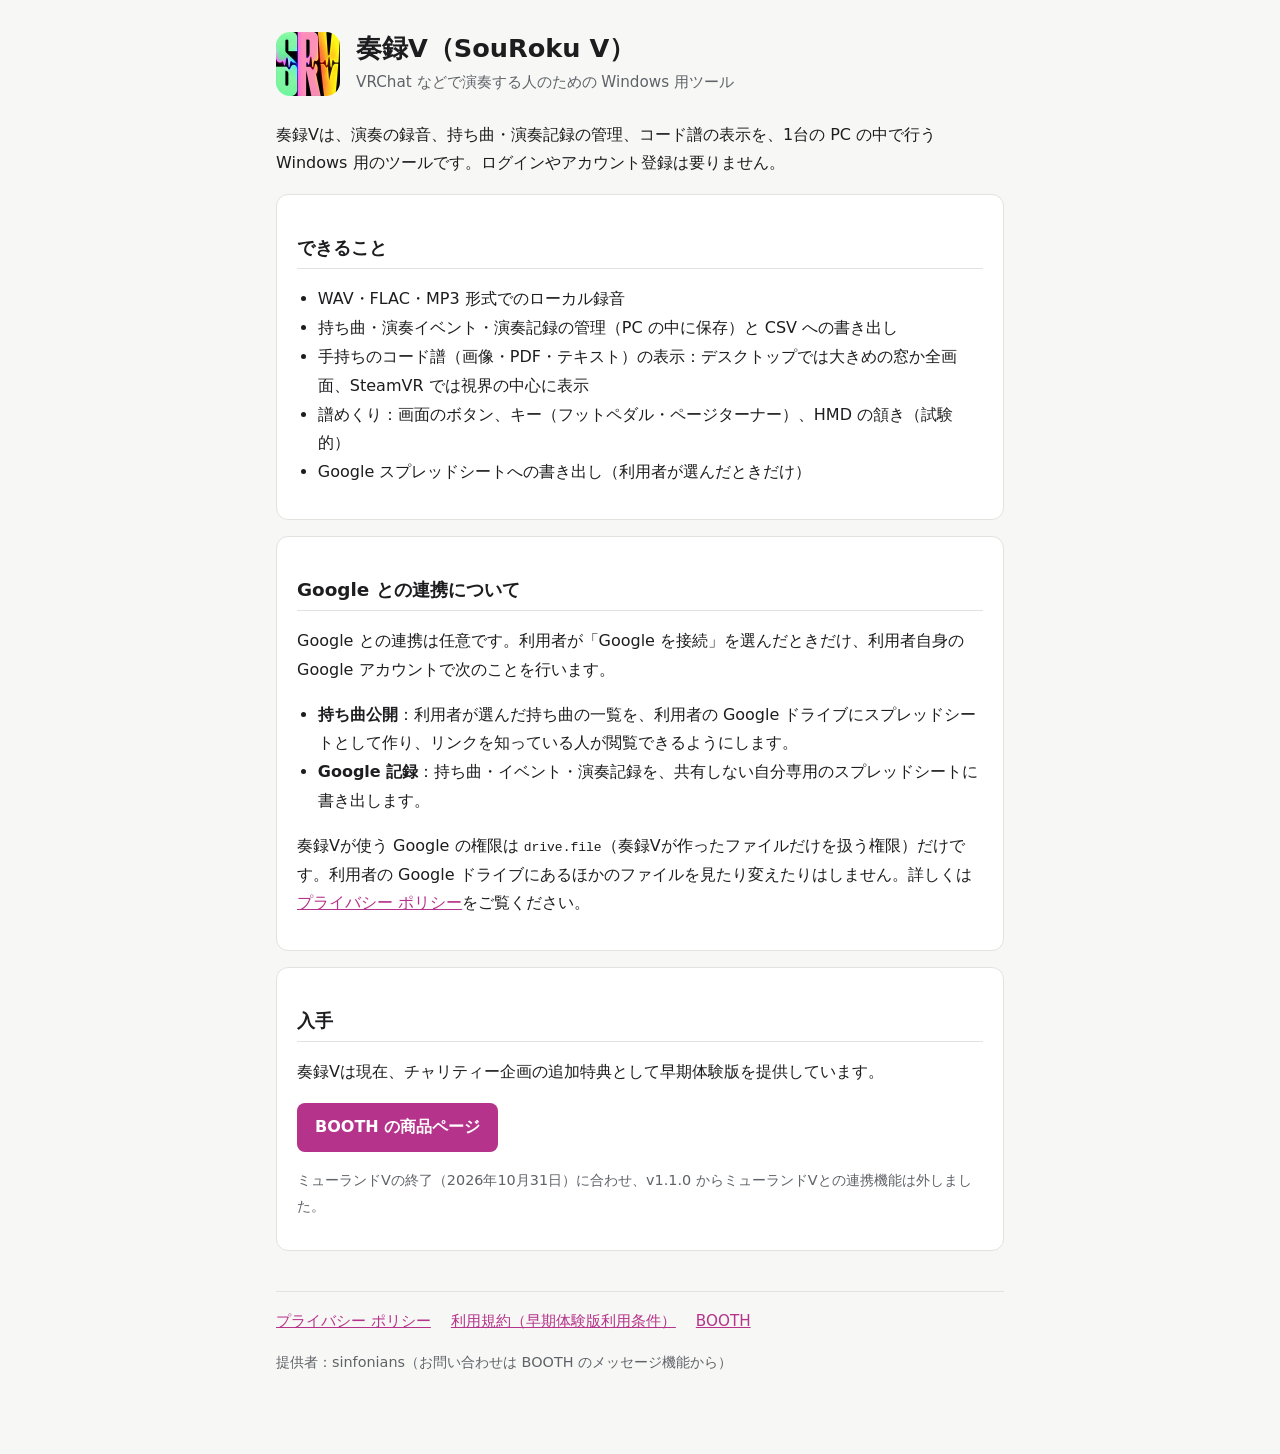
<file: index.html>
<!doctype html>
<html lang="ja">
<head>
<meta charset="utf-8">
<meta name="viewport" content="width=device-width, initial-scale=1">
<title>奏録V（SouRoku V）</title>
<meta name="description" content="奏録Vは、VRChatなどで演奏する人のためのWindows用ツールです。録音、持ち曲・演奏記録の管理、コード譜の表示を、1台のPCの中で行います。">
<link rel="stylesheet" href="style.css">
</head>
<body>
<main>
<header>
  <img src="logo.png" alt="奏録Vのアイコン">
  <div>
    <h1>奏録V（SouRoku V）</h1>
    <p class="sub">VRChat などで演奏する人のための Windows 用ツール</p>
  </div>
</header>

<p>奏録Vは、演奏の録音、持ち曲・演奏記録の管理、コード譜の表示を、1台の PC の中で行う Windows 用のツールです。ログインやアカウント登録は要りません。</p>

<section>
<h2>できること</h2>
<ul>
  <li>WAV・FLAC・MP3 形式でのローカル録音</li>
  <li>持ち曲・演奏イベント・演奏記録の管理（PC の中に保存）と CSV への書き出し</li>
  <li>手持ちのコード譜（画像・PDF・テキスト）の表示：デスクトップでは大きめの窓か全画面、SteamVR では視界の中心に表示</li>
  <li>譜めくり：画面のボタン、キー（フットペダル・ページターナー）、HMD の頷き（試験的）</li>
  <li>Google スプレッドシートへの書き出し（利用者が選んだときだけ）</li>
</ul>
</section>

<section>
<h2>Google との連携について</h2>
<p>Google との連携は任意です。利用者が「Google を接続」を選んだときだけ、利用者自身の Google アカウントで次のことを行います。</p>
<ul>
  <li><strong>持ち曲公開</strong>：利用者が選んだ持ち曲の一覧を、利用者の Google ドライブにスプレッドシートとして作り、リンクを知っている人が閲覧できるようにします。</li>
  <li><strong>Google 記録</strong>：持ち曲・イベント・演奏記録を、共有しない自分専用のスプレッドシートに書き出します。</li>
</ul>
<p>奏録Vが使う Google の権限は <code>drive.file</code>（奏録Vが作ったファイルだけを扱う権限）だけです。利用者の Google ドライブにあるほかのファイルを見たり変えたりはしません。詳しくは<a href="privacy.html">プライバシー ポリシー</a>をご覧ください。</p>
</section>

<section>
<h2>入手</h2>
<p>奏録Vは現在、チャリティー企画の追加特典として早期体験版を提供しています。</p>
<p><a class="button" href="https://sinfonians.booth.pm/items/8888936">BOOTH の商品ページ</a></p>
<p class="note">ミューランドVの終了（2026年10月31日）に合わせ、v1.1.0 からミューランドVとの連携機能は外しました。</p>
</section>

<nav>
  <a href="privacy.html">プライバシー ポリシー</a>
  <a href="terms.html">利用規約（早期体験版利用条件）</a>
  <a href="https://sinfonians.booth.pm/items/8888936">BOOTH</a>
</nav>
<p class="note">提供者：sinfonians（お問い合わせは BOOTH のメッセージ機能から）</p>
</main>
</body>
</html>
</file>
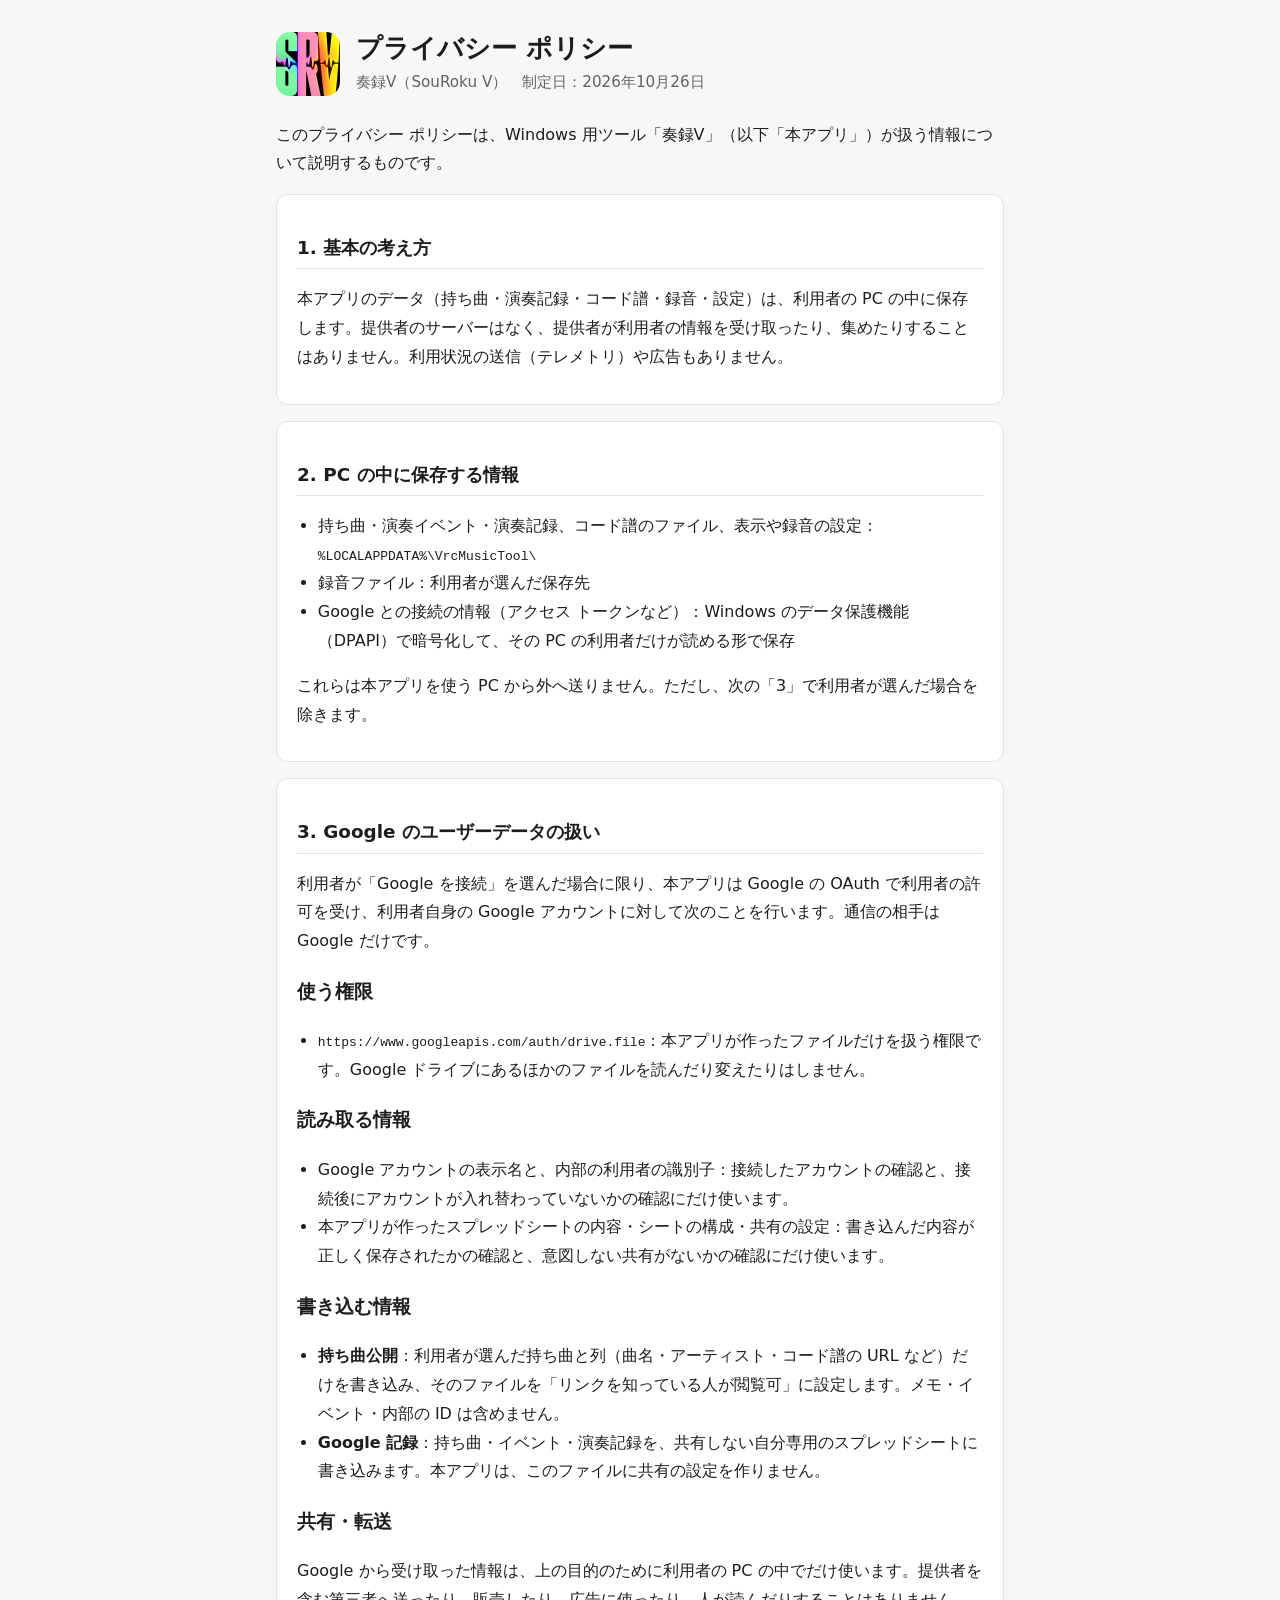
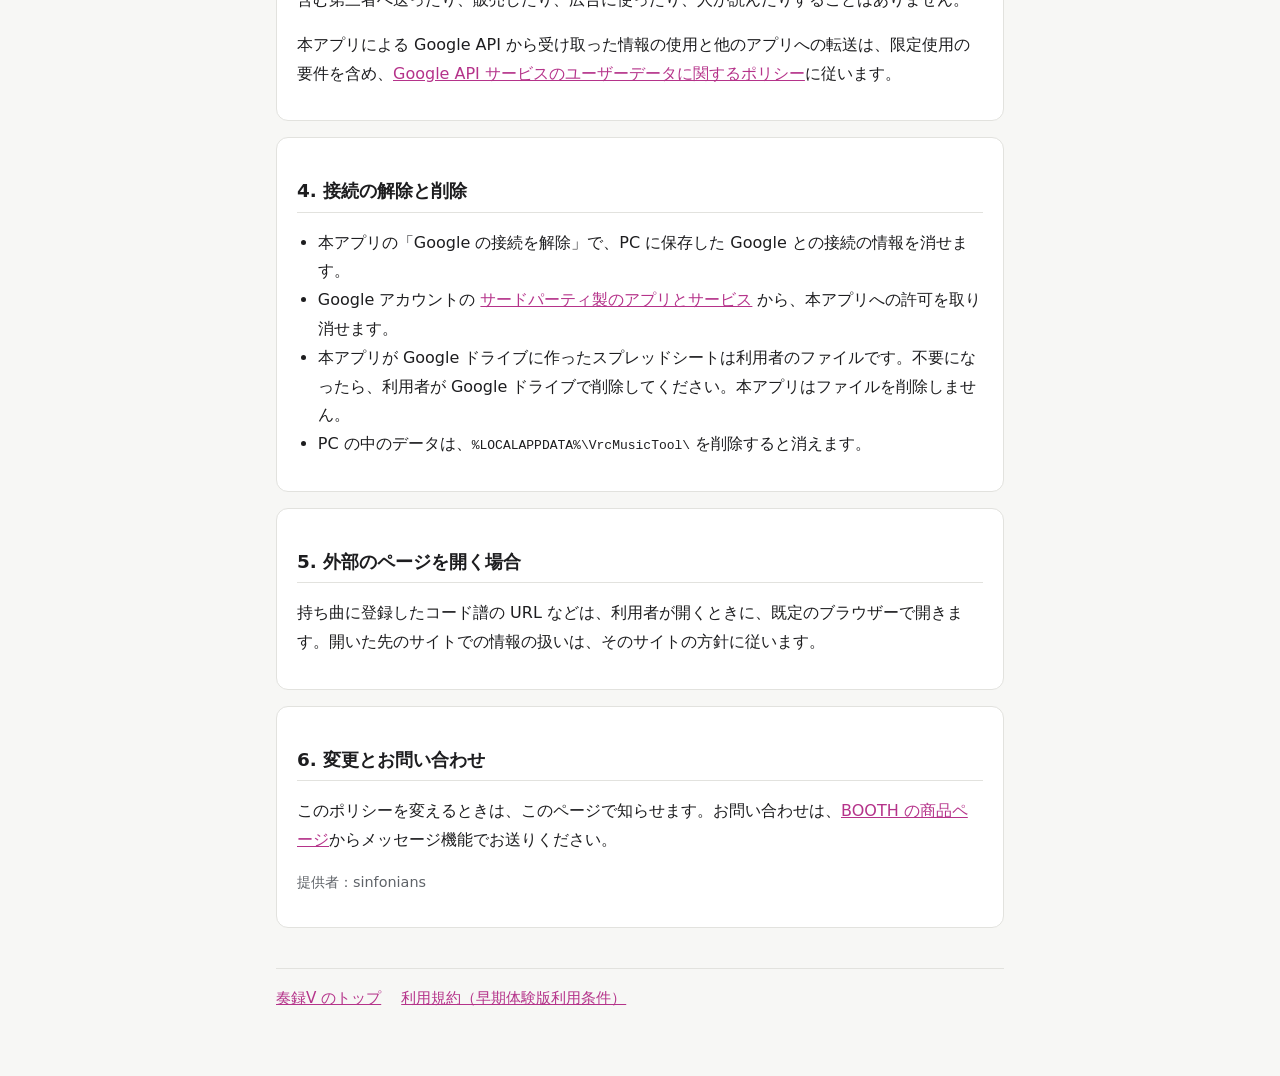
<file: privacy.html>
<!doctype html>
<html lang="ja">
<head>
<meta charset="utf-8">
<meta name="viewport" content="width=device-width, initial-scale=1">
<title>奏録V プライバシー ポリシー</title>
<link rel="stylesheet" href="style.css">
</head>
<body>
<main>
<header>
  <img src="logo.png" alt="奏録Vのアイコン">
  <div>
    <h1>プライバシー ポリシー</h1>
    <p class="sub">奏録V（SouRoku V）　制定日：2026年10月26日</p>
  </div>
</header>

<p>このプライバシー ポリシーは、Windows 用ツール「奏録V」（以下「本アプリ」）が扱う情報について説明するものです。</p>

<section>
<h2>1. 基本の考え方</h2>
<p>本アプリのデータ（持ち曲・演奏記録・コード譜・録音・設定）は、利用者の PC の中に保存します。提供者のサーバーはなく、提供者が利用者の情報を受け取ったり、集めたりすることはありません。利用状況の送信（テレメトリ）や広告もありません。</p>
</section>

<section>
<h2>2. PC の中に保存する情報</h2>
<ul>
  <li>持ち曲・演奏イベント・演奏記録、コード譜のファイル、表示や録音の設定：<code>%LOCALAPPDATA%\VrcMusicTool\</code></li>
  <li>録音ファイル：利用者が選んだ保存先</li>
  <li>Google との接続の情報（アクセス トークンなど）：Windows のデータ保護機能（DPAPI）で暗号化して、その PC の利用者だけが読める形で保存</li>
</ul>
<p>これらは本アプリを使う PC から外へ送りません。ただし、次の「3」で利用者が選んだ場合を除きます。</p>
</section>

<section>
<h2>3. Google のユーザーデータの扱い</h2>
<p>利用者が「Google を接続」を選んだ場合に限り、本アプリは Google の OAuth で利用者の許可を受け、利用者自身の Google アカウントに対して次のことを行います。通信の相手は Google だけです。</p>
<h3>使う権限</h3>
<ul>
  <li><code>https://www.googleapis.com/auth/drive.file</code>：本アプリが作ったファイルだけを扱う権限です。Google ドライブにあるほかのファイルを読んだり変えたりはしません。</li>
</ul>
<h3>読み取る情報</h3>
<ul>
  <li>Google アカウントの表示名と、内部の利用者の識別子：接続したアカウントの確認と、接続後にアカウントが入れ替わっていないかの確認にだけ使います。</li>
  <li>本アプリが作ったスプレッドシートの内容・シートの構成・共有の設定：書き込んだ内容が正しく保存されたかの確認と、意図しない共有がないかの確認にだけ使います。</li>
</ul>
<h3>書き込む情報</h3>
<ul>
  <li><strong>持ち曲公開</strong>：利用者が選んだ持ち曲と列（曲名・アーティスト・コード譜の URL など）だけを書き込み、そのファイルを「リンクを知っている人が閲覧可」に設定します。メモ・イベント・内部の ID は含めません。</li>
  <li><strong>Google 記録</strong>：持ち曲・イベント・演奏記録を、共有しない自分専用のスプレッドシートに書き込みます。本アプリは、このファイルに共有の設定を作りません。</li>
</ul>
<h3>共有・転送</h3>
<p>Google から受け取った情報は、上の目的のために利用者の PC の中でだけ使います。提供者を含む第三者へ送ったり、販売したり、広告に使ったり、人が読んだりすることはありません。</p>
<p>本アプリによる Google API から受け取った情報の使用と他のアプリへの転送は、限定使用の要件を含め、<a href="https://developers.google.com/terms/api-services-user-data-policy">Google API サービスのユーザーデータに関するポリシー</a>に従います。</p>
</section>

<section>
<h2>4. 接続の解除と削除</h2>
<ul>
  <li>本アプリの「Google の接続を解除」で、PC に保存した Google との接続の情報を消せます。</li>
  <li>Google アカウントの <a href="https://myaccount.google.com/permissions">サードパーティ製のアプリとサービス</a> から、本アプリへの許可を取り消せます。</li>
  <li>本アプリが Google ドライブに作ったスプレッドシートは利用者のファイルです。不要になったら、利用者が Google ドライブで削除してください。本アプリはファイルを削除しません。</li>
  <li>PC の中のデータは、<code>%LOCALAPPDATA%\VrcMusicTool\</code> を削除すると消えます。</li>
</ul>
</section>

<section>
<h2>5. 外部のページを開く場合</h2>
<p>持ち曲に登録したコード譜の URL などは、利用者が開くときに、既定のブラウザーで開きます。開いた先のサイトでの情報の扱いは、そのサイトの方針に従います。</p>
</section>

<section>
<h2>6. 変更とお問い合わせ</h2>
<p>このポリシーを変えるときは、このページで知らせます。お問い合わせは、<a href="https://sinfonians.booth.pm/items/8888936">BOOTH の商品ページ</a>からメッセージ機能でお送りください。</p>
<p class="note">提供者：sinfonians</p>
</section>

<nav>
  <a href="index.html">奏録V のトップ</a>
  <a href="terms.html">利用規約（早期体験版利用条件）</a>
</nav>
</main>
</body>
</html>
</file>
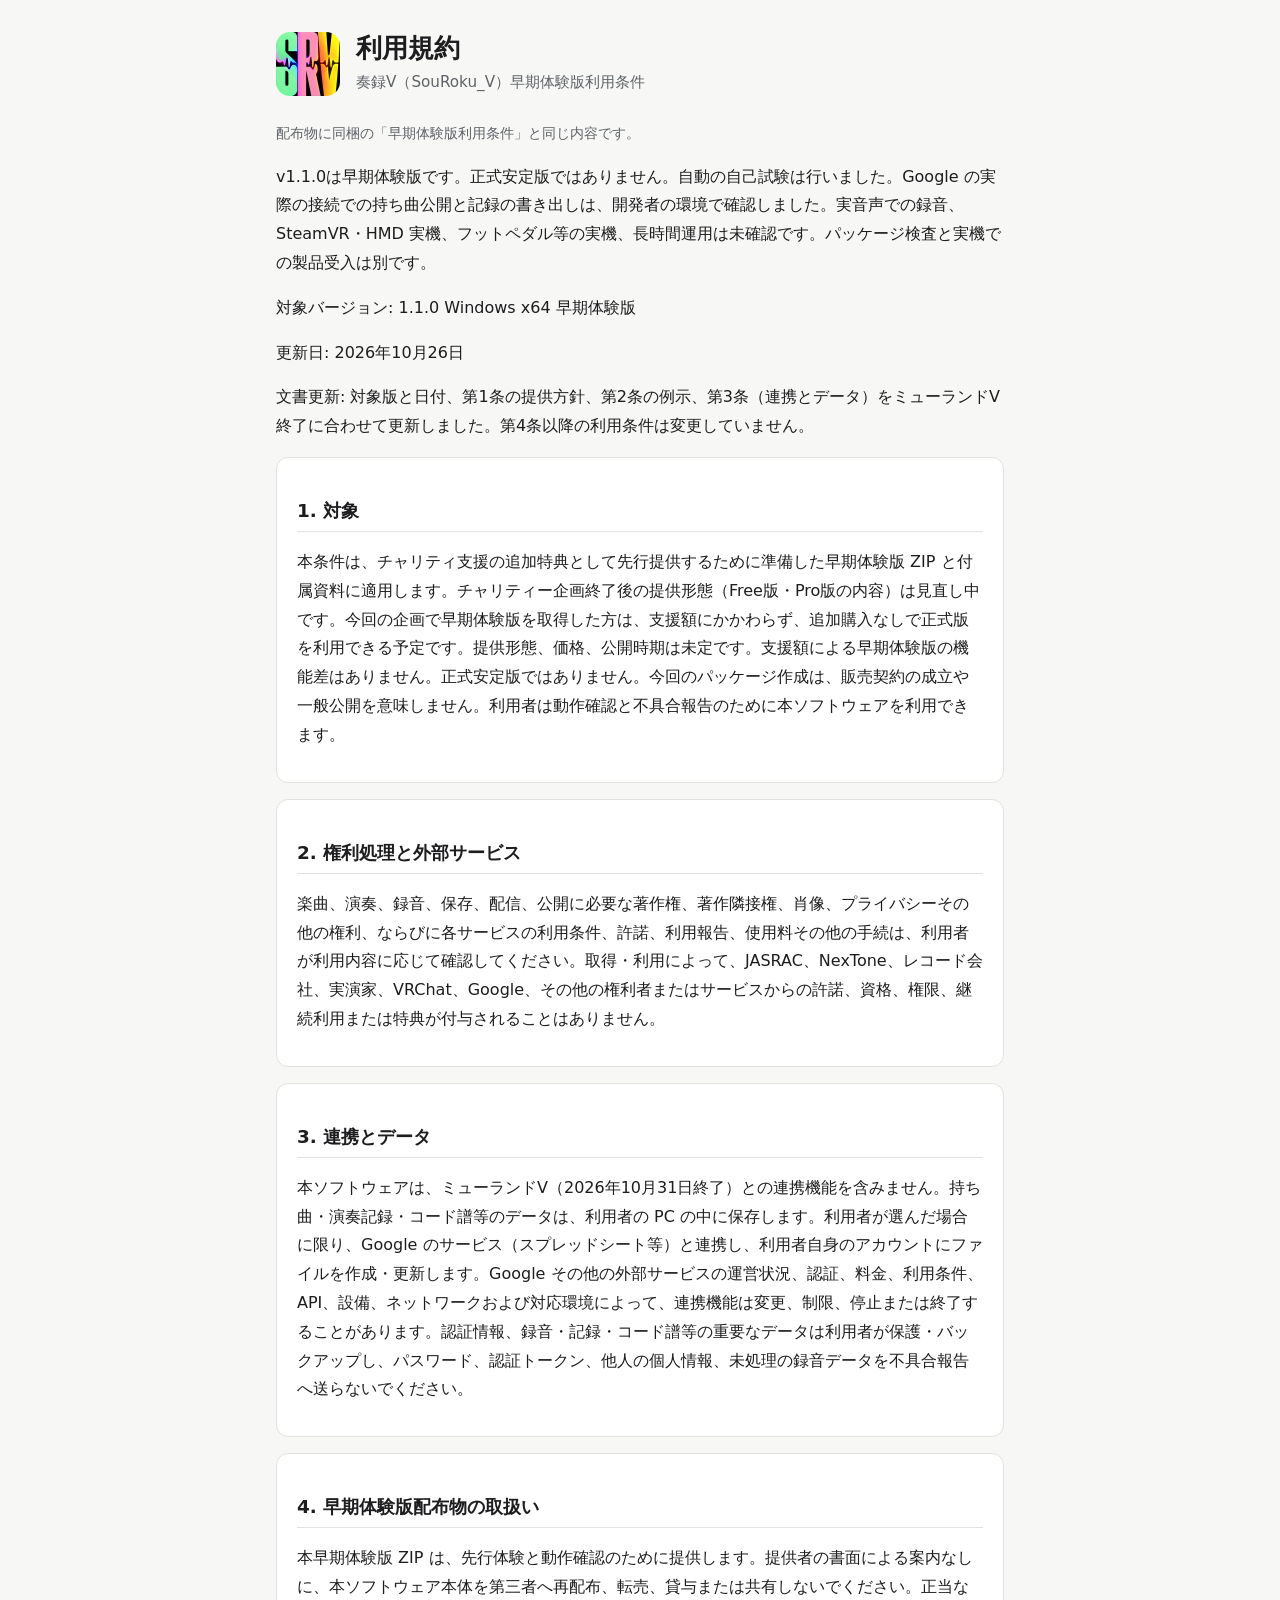
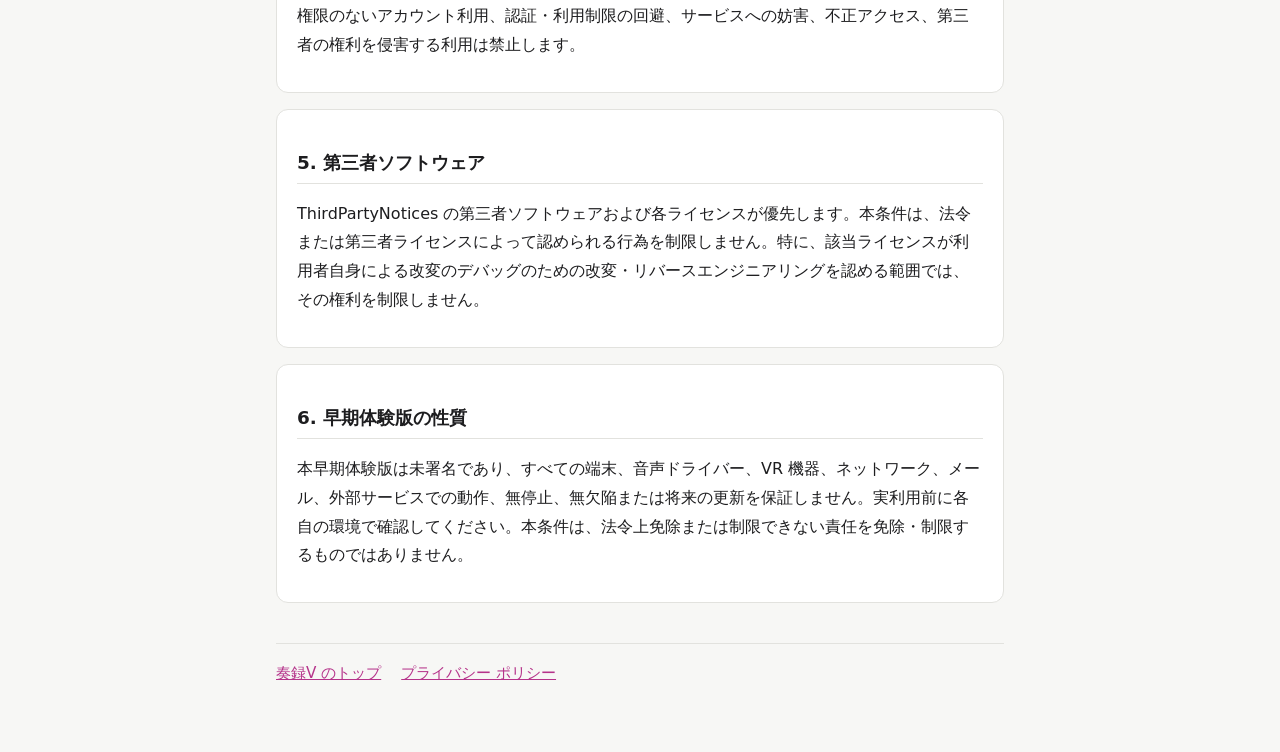
<file: terms.html>
<!doctype html>
<html lang="ja">
<head>
<meta charset="utf-8">
<meta name="viewport" content="width=device-width, initial-scale=1">
<title>奏録V 利用規約</title>
<link rel="stylesheet" href="style.css">
</head>
<body>
<main>
<header>
  <img src="logo.png" alt="奏録Vのアイコン">
  <div>
    <h1>利用規約</h1>
    <p class="sub">奏録V（SouRoku_V）早期体験版利用条件</p>
  </div>
</header>
<p class="note">配布物に同梱の「早期体験版利用条件」と同じ内容です。</p>
<p>v1.1.0は早期体験版です。正式安定版ではありません。自動の自己試験は行いました。Google の実際の接続での持ち曲公開と記録の書き出しは、開発者の環境で確認しました。実音声での録音、SteamVR・HMD 実機、フットペダル等の実機、長時間運用は未確認です。パッケージ検査と実機での製品受入は別です。</p><p>対象バージョン: 1.1.0 Windows x64 早期体験版</p><p>更新日: 2026年10月26日</p><p>文書更新: 対象版と日付、第1条の提供方針、第2条の例示、第3条（連携とデータ）をミューランドV終了に合わせて更新しました。第4条以降の利用条件は変更していません。</p>
<section>
<h2>1. 対象</h2>
<p>本条件は、チャリティ支援の追加特典として先行提供するために準備した早期体験版 ZIP と付属資料に適用します。チャリティー企画終了後の提供形態（Free版・Pro版の内容）は見直し中です。今回の企画で早期体験版を取得した方は、支援額にかかわらず、追加購入なしで正式版を利用できる予定です。提供形態、価格、公開時期は未定です。支援額による早期体験版の機能差はありません。正式安定版ではありません。今回のパッケージ作成は、販売契約の成立や一般公開を意味しません。利用者は動作確認と不具合報告のために本ソフトウェアを利用できます。</p>
</section>
<section>
<h2>2. 権利処理と外部サービス</h2>
<p>楽曲、演奏、録音、保存、配信、公開に必要な著作権、著作隣接権、肖像、プライバシーその他の権利、ならびに各サービスの利用条件、許諾、利用報告、使用料その他の手続は、利用者が利用内容に応じて確認してください。取得・利用によって、JASRAC、NexTone、レコード会社、実演家、VRChat、Google、その他の権利者またはサービスからの許諾、資格、権限、継続利用または特典が付与されることはありません。</p>
</section>
<section>
<h2>3. 連携とデータ</h2>
<p>本ソフトウェアは、ミューランドV（2026年10月31日終了）との連携機能を含みません。持ち曲・演奏記録・コード譜等のデータは、利用者の PC の中に保存します。利用者が選んだ場合に限り、Google のサービス（スプレッドシート等）と連携し、利用者自身のアカウントにファイルを作成・更新します。Google その他の外部サービスの運営状況、認証、料金、利用条件、API、設備、ネットワークおよび対応環境によって、連携機能は変更、制限、停止または終了することがあります。認証情報、録音・記録・コード譜等の重要なデータは利用者が保護・バックアップし、パスワード、認証トークン、他人の個人情報、未処理の録音データを不具合報告へ送らないでください。</p>
</section>
<section>
<h2>4. 早期体験版配布物の取扱い</h2>
<p>本早期体験版 ZIP は、先行体験と動作確認のために提供します。提供者の書面による案内なしに、本ソフトウェア本体を第三者へ再配布、転売、貸与または共有しないでください。正当な権限のないアカウント利用、認証・利用制限の回避、サービスへの妨害、不正アクセス、第三者の権利を侵害する利用は禁止します。</p>
</section>
<section>
<h2>5. 第三者ソフトウェア</h2>
<p>ThirdPartyNotices の第三者ソフトウェアおよび各ライセンスが優先します。本条件は、法令または第三者ライセンスによって認められる行為を制限しません。特に、該当ライセンスが利用者自身による改変のデバッグのための改変・リバースエンジニアリングを認める範囲では、その権利を制限しません。</p>
</section>
<section>
<h2>6. 早期体験版の性質</h2>
<p>本早期体験版は未署名であり、すべての端末、音声ドライバー、VR 機器、ネットワーク、メール、外部サービスでの動作、無停止、無欠陥または将来の更新を保証しません。実利用前に各自の環境で確認してください。本条件は、法令上免除または制限できない責任を免除・制限するものではありません。</p>
</section>
<nav>
  <a href="index.html">奏録V のトップ</a>
  <a href="privacy.html">プライバシー ポリシー</a>
</nav>
</main>
</body>
</html>
</file>
<file: style.css>
:root {
  --bg: #f7f7f5;
  --surface: #ffffff;
  --text: #1d1d1f;
  --muted: #5f6368;
  --line: #e2e2de;
  --accent: #b5338a;
  color-scheme: light dark;
}
@media (prefers-color-scheme: dark) {
  :root {
    --bg: #161618;
    --surface: #1f1f22;
    --text: #ececec;
    --muted: #a8a8ad;
    --line: #333338;
    --accent: #f08ac9;
  }
}
* { box-sizing: border-box; }
body {
  margin: 0;
  background: var(--bg);
  color: var(--text);
  font-family: "Hiragino Sans", "Yu Gothic UI", "Meiryo", system-ui, sans-serif;
  line-height: 1.8;
}
main { max-width: 760px; margin: 0 auto; padding: 32px 16px 64px; }
header { display: flex; align-items: center; gap: 16px; margin-bottom: 24px; }
header img { width: 64px; height: 64px; border-radius: 14px; }
h1 { font-size: 1.6rem; margin: 0; line-height: 1.3; }
.sub { color: var(--muted); margin: 4px 0 0; font-size: 0.95rem; }
h2 { font-size: 1.15rem; margin: 32px 0 8px; padding-bottom: 4px; border-bottom: 1px solid var(--line); }
section { background: var(--surface); border: 1px solid var(--line); border-radius: 12px; padding: 4px 20px 16px; margin-top: 16px; }
ul { padding-left: 1.3em; }
a { color: var(--accent); }
nav { display: flex; flex-wrap: wrap; gap: 8px 20px; margin-top: 40px; padding-top: 16px; border-top: 1px solid var(--line); font-size: 0.95rem; }
.note { color: var(--muted); font-size: 0.9rem; }
.button { display: inline-block; padding: 10px 18px; border-radius: 8px; background: var(--accent); color: #fff; text-decoration: none; font-weight: bold; }
@media (prefers-color-scheme: dark) { .button { color: #161618; } }
</file>
